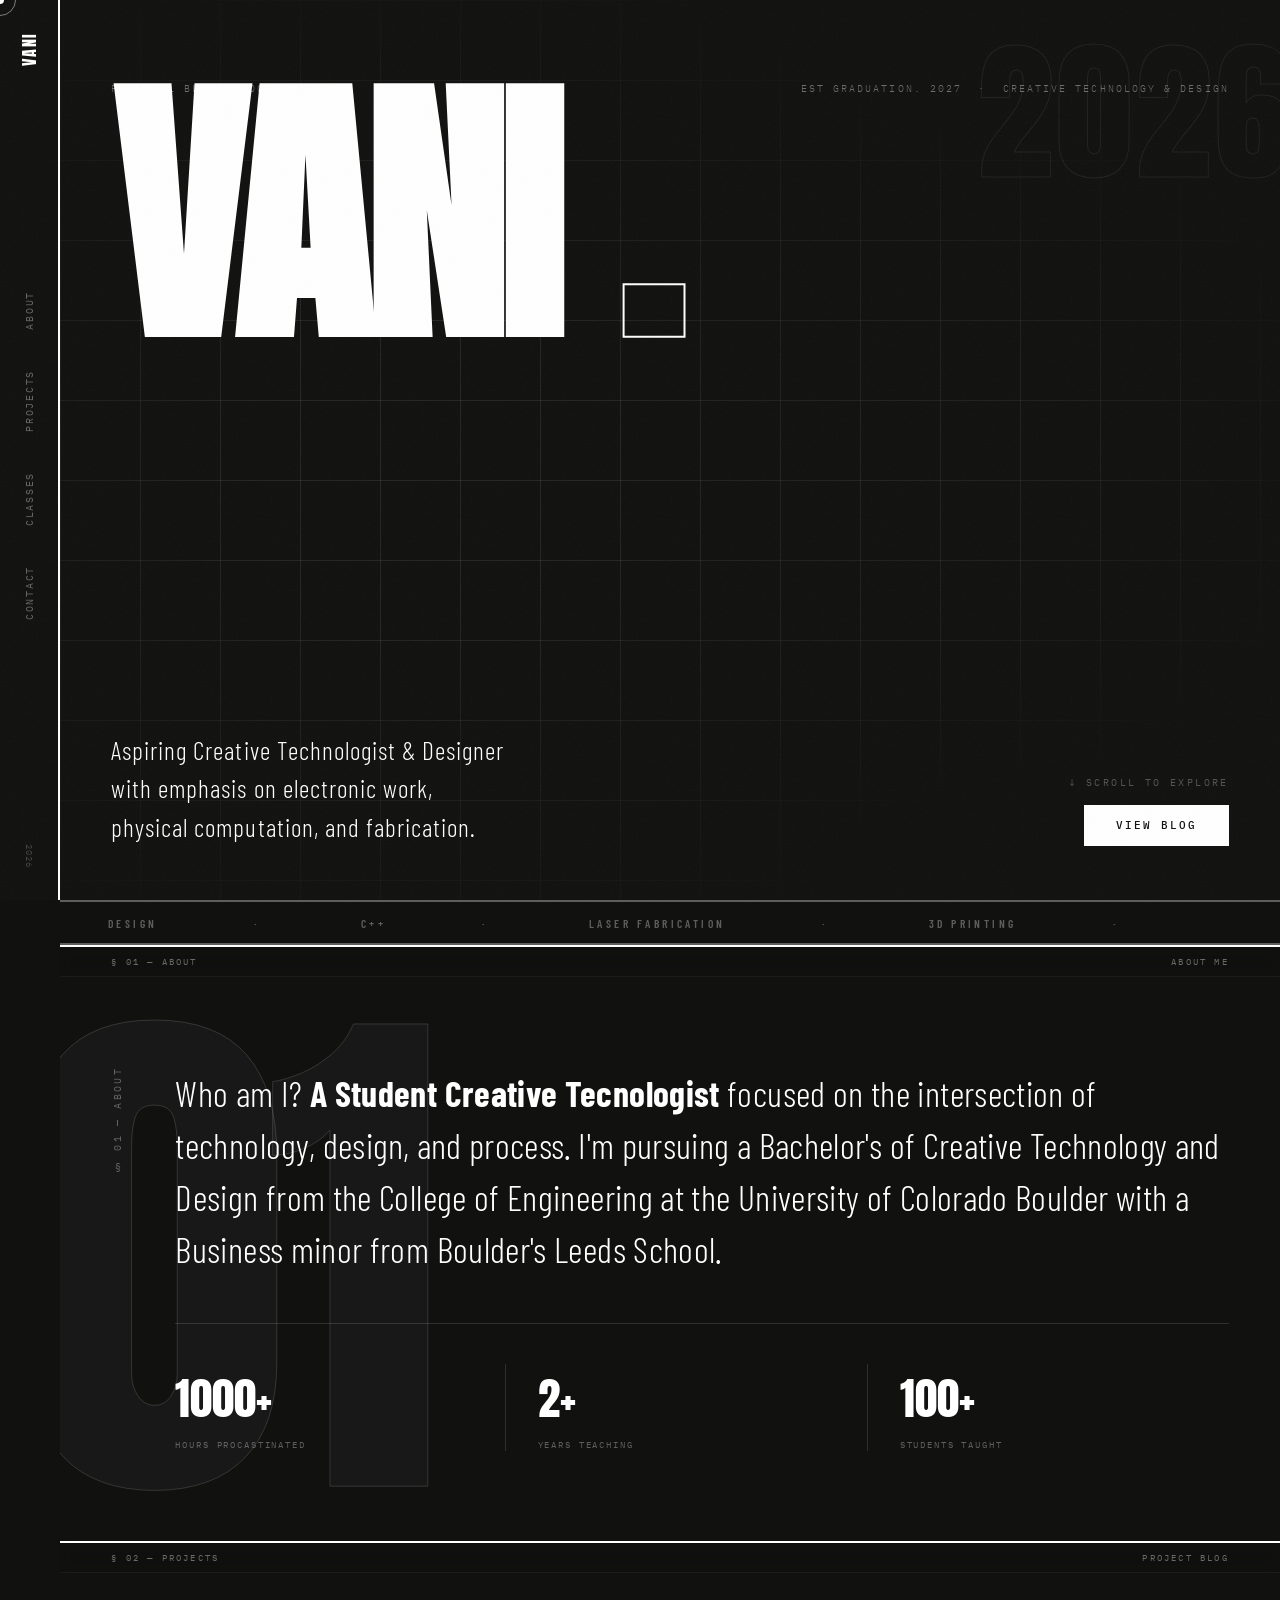
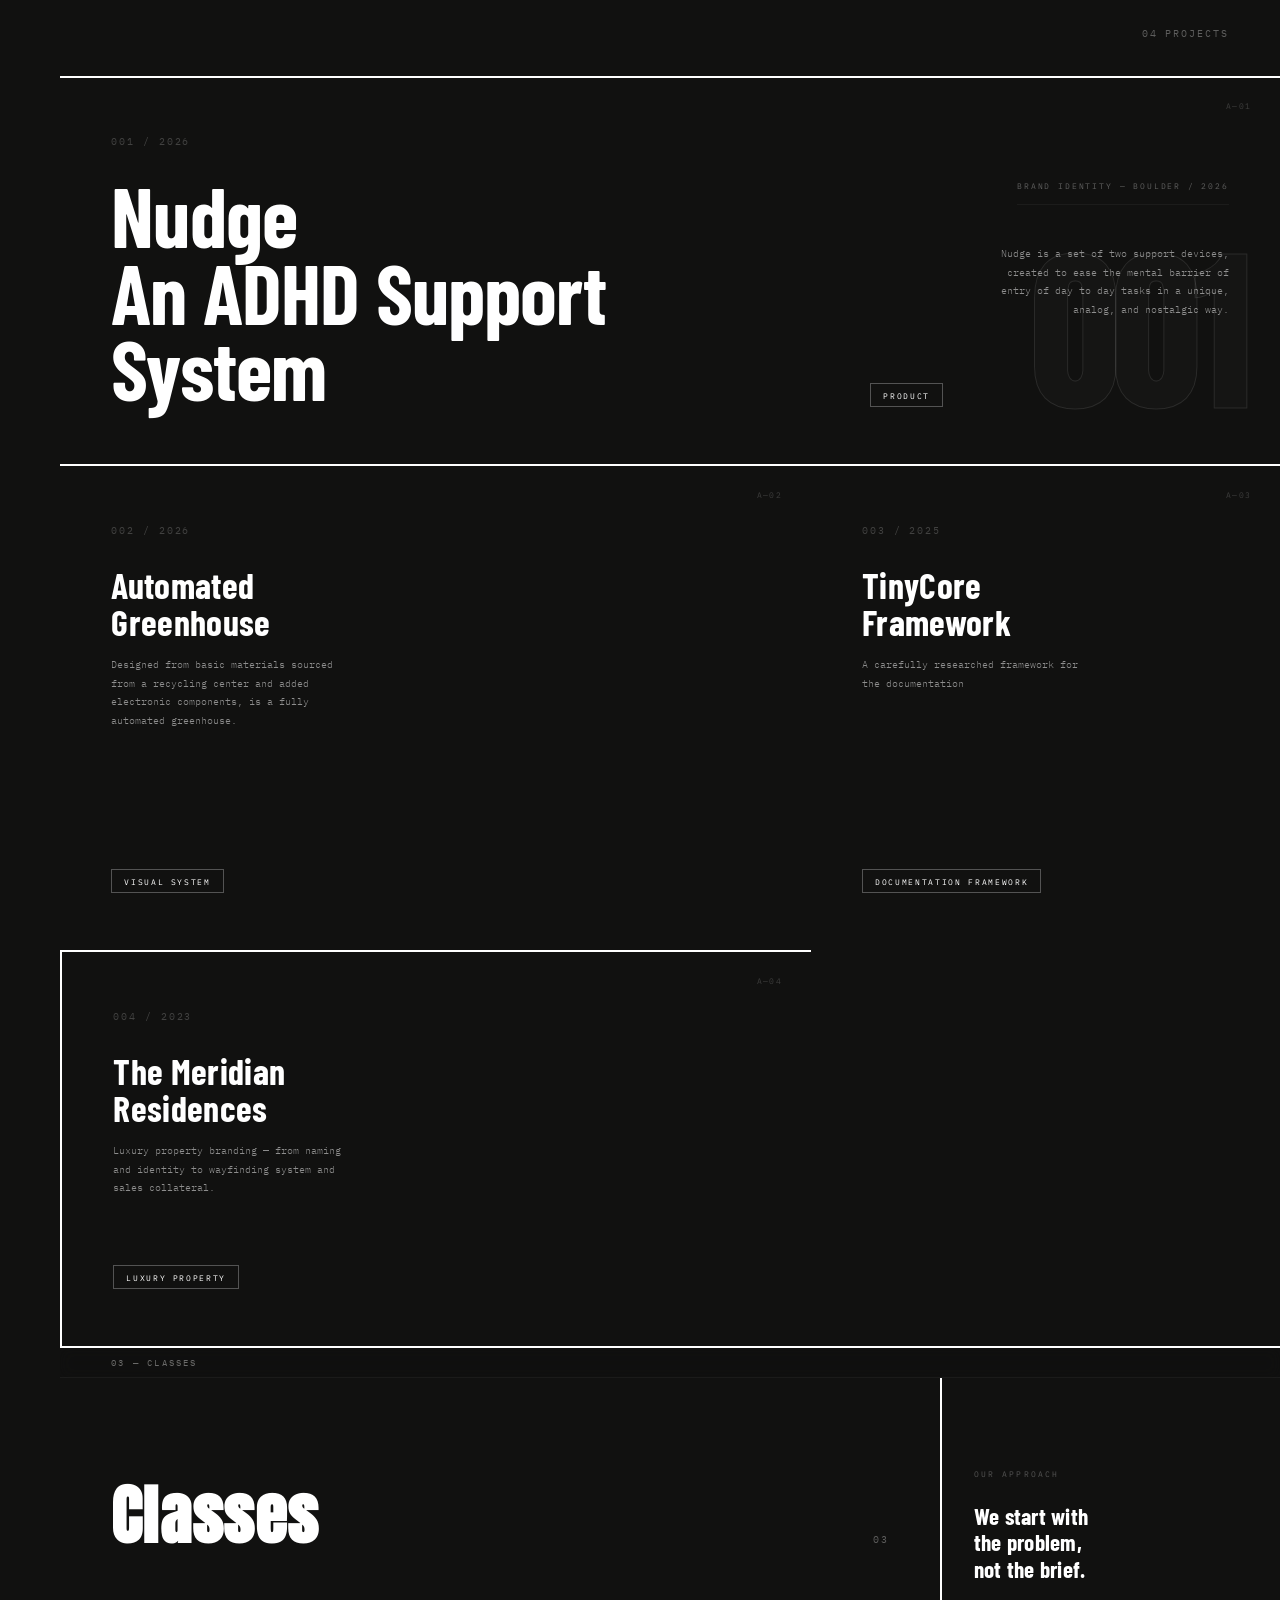
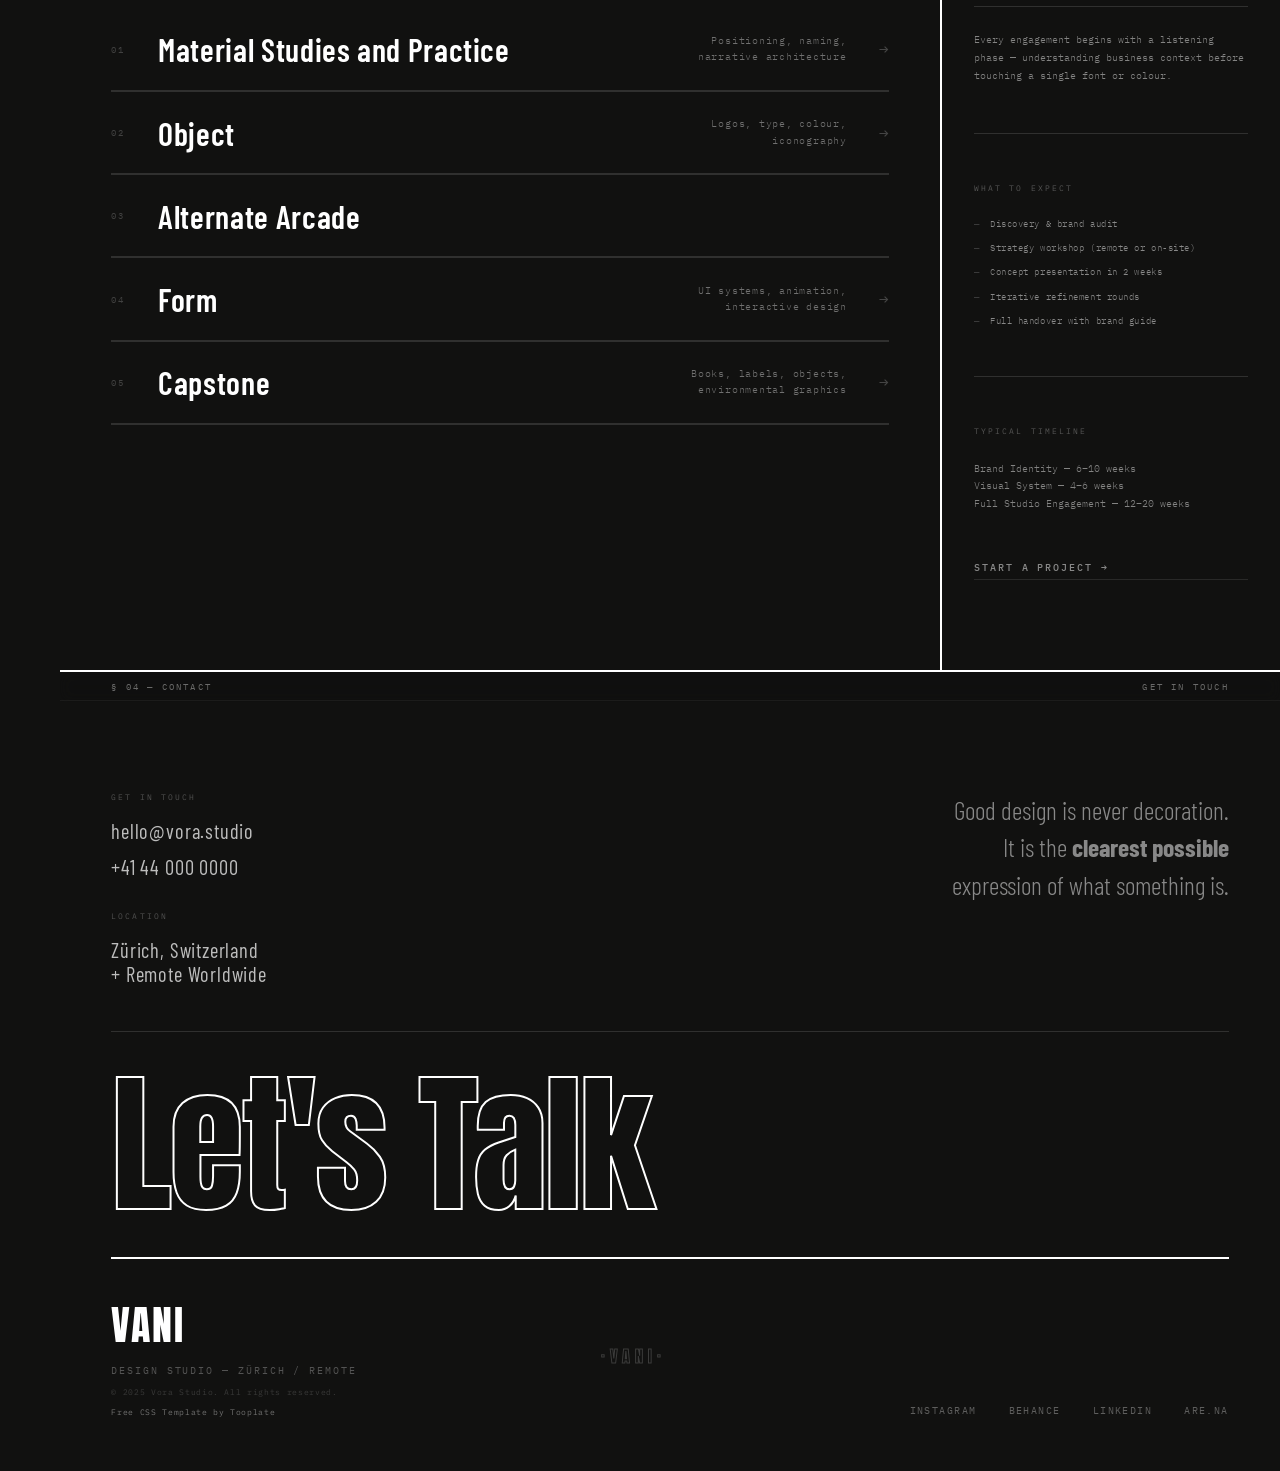
<file: index.html>
<!DOCTYPE html>
<html lang="en">
<head>
  <meta charset="UTF-8" />
  <meta name="viewport" content="width=device-width, initial-scale=1.0" />
  <title>VANI PERSONAL BLOG</title>
  <link rel="preconnect" href="https://fonts.googleapis.com" />
  <link rel="preconnect" href="https://fonts.gstatic.com" crossorigin />
  <link href="https://fonts.googleapis.com/css2?family=Anton&family=IBM+Plex+Mono:wght@300;400;500&family=Barlow+Condensed:wght@300;400;600;700&display=swap" rel="stylesheet" />
  <link rel="stylesheet" href="tooplate-vora-bold-style.css" />


</head>
<body>

  <div id="cursor-dot"></div>
  <div id="cursor-ring"></div>

  <div class="page-shell">

    <!-- SIDEBAR -->
    <aside class="sidebar">
      <a href="#hero" class="sidebar__logo">VANI</a>
      <nav class="sidebar__nav">
        <a href="#about">About</a>
        <a href="#work">Projects</a>
        <a href="#services">Classes</a>
        <a href="#contact">Contact</a>
      </nav>
      <span class="sidebar__index">2026</span>
    </aside>

    <main class="main">

      <!-- ═══ HERO ═══ -->
      <section id="hero">
        <span class="hero__ghost-year" aria-hidden="true">2026</span>
        <div class="hero__topbar">
          <span>Personal Blog + Documentation</span>
          <span>Est Graduation. 2027 &nbsp;·&nbsp; Creative Technology & Design</span>
        </div>
        <h1 class="hero__headline" data-reveal>VANI <span class="invert">.</span></h1>
        <div class="hero__sub">
          <p class="hero__tagline" data-reveal>
            Aspiring Creative Technologist & Designer <br>
            with emphasis on electronic work,<br>
            physical computation, and fabrication.
          </p>
          <div class="hero__cta-wrap" data-reveal>
            <span class="hero__scroll">↓ Scroll to explore</span>
            <a href="#work" class="btn">View Blog</a>
          </div>
        </div>
      </section>

      <!-- MARQUEE -->
      <div class="marquee-strip">
        <div class="marquee-inner">
          <span>Design</span><span>·</span>
          <span>C++</span><span>·</span>
          <span>Laser Fabrication</span><span>·</span>
          <span>3D Printing</span><span>·</span>
          <!-- <span>Editori</span><span>·</span>
          <span>Strategy</span><span>·</span>
          <span>Brand Identity</span><span>·</span>
          <span>Visual Systems</span><span>·</span>
          <span>Motion Design</span><span>·</span>
          <span>Art Direction</span><span>·</span>
          <span>Editorial Design</span><span>·</span>
          <span>Strategy</span><span>·</span> -->
        </div>
      </div>

      <hr class="rule" />

  
      <div class="sticky-label">
        <span>§ 01 — About</span><span>About Me</span>
      </div>
      <section id="about">
        <span class="about__bg-num" aria-hidden="true">01</span>
        <span class="about__label">§ 01 — About</span>
        <div class="about__content">
          <p class="about__text" data-reveal>
            Who am I? <strong>A Student Creative Tecnologist</strong> focused on the intersection
            of technology, design, and process. I'm pursuing a Bachelor's of Creative Technology and Design 
            from the College of Engineering at the University of Colorado Boulder with a Business minor from Boulder's
            Leeds School.
          </p>
          <div class="about__stats" data-reveal>
            <div class="stat">
              <span class="stat__value">1000+</span>
              <span class="stat__label">Hours Procastinated</span>
            </div>
            <div class="stat">
              <span class="stat__value">2+</span>
              <span class="stat__label">Years Teaching</span>
            </div>
            <div class="stat">
              <span class="stat__value">100+</span>
              <span class="stat__label">Students Taught</span>
            </div>
          </div>
        </div>
      </section>

      <hr class="rule" />

      <!-- ═══ WORK ═══ -->
      <div class="sticky-label">
        <span>§ 02 — Projects</span><span>Project Blog</span>
      </div>
      <section id="work">
        <div class="work__header">
          <h2 class="section-title" data-reveal></h2>
          <span class="section-meta">04 Projects</span>
        </div>

        <div class="work__grid">

          <!-- Full-width hero project -->
          <div class="work__item">
            <span class="work__item-corner">A—01</span>
            <div class="work__item-content">
              <p class="work__item-num">001 / 2026</p>
              <h3 class="work__item-title">Nudge<br>An ADHD Support System</h4>
            </div>
            <div class="work__item-aside">
              <span class="work__item-slug">Brand Identity — Boulder / 2026</span>
              <p class="work__item-desc">Nudge is a set of two support devices, created to ease the mental barrier of entry of day to day tasks in a unique, analog, and nostalgic way.</p>
              <span class="work__item-tag">Product</span>
            </div>
          </div>

          <div class="work__item">
            <span class="work__item-corner">A—02</span>
            <div class="work__item-content">
              <p class="work__item-num">002 / 2026</p>
              <h3 class="work__item-title">Automated<br>Greenhouse</h3>
              <p class="work__item-desc">Designed from basic materials sourced from a recycling center and added electronic components, is a fully automated greenhouse.</p>
            </div>
            <span class="work__item-tag">Visual System</span>
          </div>

          <div class="work__item">
            <span class="work__item-corner">A—03</span>
            <div class="work__item-content">
              <p class="work__item-num">003 / 2025</p>
              <h3 class="work__item-title">TinyCore<br>Framework</h3>
              <p class="work__item-desc">A carefully researched framework for the documentation </p>
            </div>
            <span class="work__item-tag">Documentation Framework</span>
          </div>

          <div class="work__item">
            <span class="work__item-corner">A—04</span>
            <div class="work__item-content">
              <p class="work__item-num">004 / 2023</p>
              <h3 class="work__item-title">The Meridian<br>Residences</h3>
              <p class="work__item-desc">Luxury property branding — from naming and identity to wayfinding system and sales collateral.</p>
            </div>
            <span class="work__item-tag">Luxury Property</span>
          </div>

        </div>
      </section>

      <hr class="rule" />

      <!-- ═══ SERVICES ═══ -->
      <div class="sticky-label">
        <span>03 — Classes</span>
      </div>
      <section id="services">
        <div class="services__body">

          <!-- LEFT: service list -->
          <div class="services__left">
            <div class="services__header">
              <h2 class="section-title" data-reveal>Classes</h2>
              <span class="section-meta">03</span>
            </div>
            <div class="services__list">

              <div class="service-row" data-reveal data-svc="1">
                <span class="service-row__num">01</span>
                <span class="service-row__name">Material Studies and Practice</span>
                <span class="service-row__desc">Positioning, naming,<br>narrative architecture</span>
                <span class="service-row__arrow">→</span>
              </div>
              <div class="service-panel" id="svc-1">
                <div class="service-panel__inner">
                  <div class="sp-block">
                    <span class="sp-block__label">Object</span>
                    <div class="sp-block__body">
                      <span class="sp-block__title">Form</span>
                      <p class="sp-block__text">Positioning statement, audience personas, competitive landscape, and messaging hierarchy — the strategic foundation everything else builds on.</p>
                    </div>
                  </div>
                  <div class="sp-block">
                    <a href="altarcadepage.html" class="sp-block__label">Alternate Arcade</a>
                    <div class="sp-block__body">
                      <span class="sp-block__title">Discovery → Synthesis → Validate</span>
                      <p class="sp-block__text">Stakeholder interviews, market research, and a 2-day workshop. We test positioning concepts before committing to a direction.</p>
                    </div>
                  </div>
                  <div class="sp-block">
                    <span class="sp-block__label">Capstone</span>
                    <div class="sp-block__body">
                      <span class="sp-block__title">3 – 5 Weeks</span>
                      <p class="sp-block__text">Standalone or as the opening phase of a full identity engagement. Deliverables include a printed strategy deck.</p>
                    </div>
                  </div>
                </div>
              </div>

              <div class="service-row" data-reveal data-svc="2">
                <span class="service-row__num">02</span>
                <span class="service-row__name">Object</span>
                <span class="service-row__desc">Logos, type, colour,<br>iconography</span>
                <span class="service-row__arrow">→</span>
              </div>
              <div class="service-panel" id="svc-2">
                <div class="service-panel__inner">
                  <div class="sp-block">
                    <span class="sp-block__label">Deliverable</span>
                    <div class="sp-block__body">
                      <span class="sp-block__title">Full Identity System</span>
                      <p class="sp-block__text">Logo suite, typeface selection, colour palette, iconography, and a comprehensive brand guidelines document in print-ready PDF.</p>
                    </div>
                  </div>
                  <div class="sp-block">
                    <span class="sp-block__label">Process</span>
                    <div class="sp-block__body">
                      <span class="sp-block__title">Concept → Refine → Rollout</span>
                      <p class="sp-block__text">Three initial directions, two refinement rounds, and a final presentation. All source files handed over in AI, SVG, and Figma.</p>
                    </div>
                  </div>
                  <div class="sp-block">
                    <span class="sp-block__label">Timeline</span>
                    <div class="sp-block__body">
                      <span class="sp-block__title">6 – 10 Weeks</span>
                      <p class="sp-block__text">Includes one round of application design (stationery, digital templates, or social kit) at no extra cost.</p>
                    </div>
                  </div>
                </div>
              </div>

              <div class="service-row" data-reveal data-svc="3">
                <span class="service-row__num">03</span>
                <a href="\vani-personal-main\vani-personal-alternate-arcade-blog\altarcadepage.html"> <span class="service-row__name">Alternate Arcade</a> </span>
                <!--<span class="service-row__desc">Campaign, editorial,<br>photography briefs</span>
                <span class="service-row__arrow">→</span> -->
              </div>
              <div class="service-panel" id="svc-3">
                <div class="service-panel__inner">
                  <div class="sp-block">
                    <span class="sp-block__label">Deliverable</span>
                    <div class="sp-block__body">
                      <span class="sp-block__title">Creative Brief + Shot List</span>
                      <p class="sp-block__text">Moodboards, colour grading references, talent direction notes, and post-production guidelines for photographers and video teams.</p>
                    </div>
                  </div>
                  <div class="sp-block">
                    <span class="sp-block__label">Process</span>
                    <div class="sp-block__body">
                      <span class="sp-block__title">Brief → Direct → Review</span>
                      <p class="sp-block__text">We embed with your production team on-set, or work remotely for editorial and digital-first campaigns. Retouching oversight included.</p>
                    </div>
                  </div>
                  <div class="sp-block">
                    <span class="sp-block__label">Timeline</span>
                    <div class="sp-block__body">
                      <span class="sp-block__title">Per Campaign</span>
                      <p class="sp-block__text">Day-rate or project-based. Ongoing retainer available for brands running 4+ campaigns per year.</p>
                    </div>
                  </div>
                </div>
              </div>

              <div class="service-row" data-reveal data-svc="4">
                <span class="service-row__num">04</span>
                <span class="service-row__name">Form</span>
                <span class="service-row__desc">UI systems, animation,<br>interactive design</span>
                <span class="service-row__arrow">→</span>
              </div>
              <div class="service-panel" id="svc-4">
                <div class="service-panel__inner">
                  <div class="sp-block">
                    <span class="sp-block__label">Deliverable</span>
                    <div class="sp-block__body">
                      <span class="sp-block__title">Motion Language + UI Kit</span>
                      <p class="sp-block__text">Easing curves, animation principles, component library in Figma, and production-ready Lottie files or CSS animation specs for developers.</p>
                    </div>
                  </div>
                  <div class="sp-block">
                    <span class="sp-block__label">Process</span>
                    <div class="sp-block__body">
                      <span class="sp-block__title">System → Prototype → Spec</span>
                      <p class="sp-block__text">We design in Figma, prototype in ProtoPie or Framer, then write detailed specs your engineering team can implement precisely.</p>
                    </div>
                  </div>
                  <div class="sp-block">
                    <span class="sp-block__label">Timeline</span>
                    <div class="sp-block__body">
                      <span class="sp-block__title">4 – 8 Weeks</span>
                      <p class="sp-block__text">Standalone digital systems or as a natural extension of a completed brand identity engagement.</p>
                    </div>
                  </div>
                </div>
              </div>

              <div class="service-row" data-reveal data-svc="5">
                <span class="service-row__num">05</span>
                <span class="service-row__name">Capstone</span>
                <span class="service-row__desc">Books, labels, objects,<br>environmental graphics</span>
                <span class="service-row__arrow">→</span>
              </div>
              <div class="service-panel" id="svc-5">
                <div class="service-panel__inner">
                  <div class="sp-block">
                    <span class="sp-block__label">Deliverable</span>
                    <div class="sp-block__body">
                      <span class="sp-block__title">Print-Ready Artwork</span>
                      <p class="sp-block__text">Press-ready files with full dielines, colour profiles (CMYK/Pantone), and printer liaison. Structural packaging design available on request.</p>
                    </div>
                  </div>
                  <div class="sp-block">
                    <span class="sp-block__label">Process</span>
                    <div class="sp-block__body">
                      <span class="sp-block__title">Concept → Proof → Press</span>
                      <p class="sp-block__text">We handle the full print production workflow — supplier selection, proofing, and press-check attendance for premium runs.</p>
                    </div>
                  </div>
                  <div class="sp-block">
                    <span class="sp-block__label">Timeline</span>
                    <div class="sp-block__body">
                      <span class="sp-block__title">4 – 12 Weeks</span>
                      <p class="sp-block__text">Varies by complexity. Simple label design at the short end; full structural packaging and book design at the longer end.</p>
                    </div>
                  </div>
                </div>
              </div>

            </div>
          </div>

          <!-- RIGHT: content panel -->
          <div class="services__right" data-reveal>
            <div class="srv-panel__block">
              <span class="srv-panel__label">Our Approach</span>
              <h3 class="srv-panel__heading">We start with<br>the problem,<br>not the brief.</h3>
              <hr class="srv-panel__divider" style="margin-top:1rem;" />
              <p class="srv-panel__text" style="margin-top:1rem;">
                Every engagement begins with a listening phase —
                understanding business context before touching
                a single font or colour.
              </p>
            </div>
            <hr class="srv-panel__divider" />
            <div class="srv-panel__block">
              <span class="srv-panel__label">What to Expect</span>
              <ul class="srv-panel__list">
                <li>Discovery &amp; brand audit</li>
                <li>Strategy workshop (remote or on-site)</li>
                <li>Concept presentation in 2 weeks</li>
                <li>Iterative refinement rounds</li>
                <li>Full handover with brand guide</li>
              </ul>
            </div>
            <hr class="srv-panel__divider" />
            <div class="srv-panel__block">
              <span class="srv-panel__label">Typical Timeline</span>
              <p class="srv-panel__text">
                Brand Identity — 6–10 weeks<br>
                Visual System — 4–6 weeks<br>
                Full Studio Engagement — 12–20 weeks
              </p>
            </div>
            <a href="#contact" class="srv-panel__cta">Start a project →</a>
          </div>

        </div>
      </section>

      <hr class="rule" />

      <!-- ═══ CONTACT ═══ -->
      <div class="sticky-label">
        <span>§ 04 — Contact</span><span>Get in Touch</span>
      </div>
      <section id="contact">
        <div class="contact__info" data-reveal>
          <div class="contact__info-col">
            <span class="contact__info-label">Get in Touch</span>
            <span class="contact__info-value">hello@vora.studio</span>
            <span class="contact__info-value">+41 44 000 0000</span>
            <span class="contact__info-label" style="margin-top:1.2rem;">Location</span>
            <span class="contact__info-value">Zürich, Switzerland<br>+ Remote Worldwide</span>
          </div>
          <div class="contact__info-col">
            <p class="contact__manifesto">
              Good design is never decoration.<br>
              It is the <em>clearest possible</em><br>
              expression of what something is.
            </p>
          </div>
        </div>

        <div class="contact__big" data-reveal>
          <a href="mailto:hello@vora.studio">Let's&nbsp;Talk</a>
        </div>

        <div class="footer-bar">
          <div class="footer-bar__left">
            <span class="footer-logo">VANI</span>
            <span class="footer-tagline">Design Studio — Zürich / Remote</span>
            <span class="footer-copy">© 2025 Vora Studio. All rights reserved.</span>
          <a href="https://www.tooplate.com/view/2161-vora-bold" rel="nofollow" target="_blank" class="footer-tooplate">Free CSS Template by Tooplate</a>
          </div>
          <span class="footer-bar__center" aria-hidden="true">·VANI·</span>
          <div class="footer-bar__right">
            <a href="#" class="footer-link">Instagram</a>
            <a href="#" class="footer-link">Behance</a>
            <a href="#" class="footer-link">LinkedIn</a>
            <a href="#" class="footer-link">Are.na</a>
          </div>
        </div>
      </section>

    </main>
  </div>

  <script src="tooplate-vora-bold-script.js"></script>

</body>
</html>
</file>
<file: tooplate-vora-bold-style.css>
*, *::before, *::after { margin: 0; padding: 0; box-sizing: border-box; }

:root {
  --black:     #111110;
  --white:     #ffffff;
  --rule:      2px solid #ffffff;
  --rule-thin: 1px solid rgba(255,255,255,0.13);
  --sidebar:   60px;
  --mono:      'IBM Plex Mono', monospace;
  --condensed: 'Barlow Condensed', sans-serif;
  --display:   'Anton', sans-serif;
}

html { scroll-behavior: smooth; }

body {
  background: var(--black);
  color: var(--white);
  font-family: var(--mono);
  overflow-x: hidden;
  cursor: none;
}

/* Kill browser default blue on ALL links */
a { color: inherit; text-decoration: none; }

/* NOISE TEXTURE OVERLAY */
body::before {
  content: '';
  position: fixed; inset: 0;
  z-index: 1000; pointer-events: none;
  opacity: 0.038;
  background-image: url("data:image/svg+xml,%3Csvg viewBox='0 0 256 256' xmlns='http://www.w3.org/2000/svg'%3E%3Cfilter id='n'%3E%3CfeTurbulence type='fractalNoise' baseFrequency='0.9' numOctaves='4' stitchTiles='stitch'/%3E%3C/filter%3E%3Crect width='100%25' height='100%25' filter='url(%23n)'/%3E%3C/svg%3E");
  background-size: 200px 200px;
}

/* CURSOR */
#cursor-dot {
  position: fixed; top: 0; left: 0;
  width: 8px; height: 8px;
  background: var(--white); border-radius: 50%;
  pointer-events: none; z-index: 9999;
  transform: translate(-50%, -50%);
}
#cursor-ring {
  position: fixed; top: 0; left: 0;
  width: 32px; height: 32px;
  border: 1px solid rgba(255,255,255,0.45); border-radius: 50%;
  pointer-events: none; z-index: 9998;
  transform: translate(-50%, -50%);
  transition: transform 0.18s ease, border-color 0.18s ease;
}

/* LAYOUT */
.page-shell { display: flex; min-height: 100vh; }

/* SIDEBAR */
.sidebar {
  position: fixed; top: 0; left: 0;
  width: var(--sidebar); height: 100vh;
  border-right: var(--rule);
  display: flex; flex-direction: column;
  align-items: center; justify-content: space-between;
  padding: 2rem 0; z-index: 100;
  background: var(--black);
}
.sidebar__logo {
  font-family: var(--display);
  font-size: 1rem;
  letter-spacing: 0.1em; writing-mode: vertical-lr;
  transform: rotate(180deg); color: var(--white);
  text-decoration: none;
}
.sidebar__nav { display: flex; flex-direction: column; align-items: center; gap: 2.5rem; }
.sidebar__nav a {
  font-family: var(--mono); font-size: 0.6rem;
  font-weight: 400; letter-spacing: 0.18em;
  text-transform: uppercase; color: var(--white);
  text-decoration: none; writing-mode: vertical-lr;
  transform: rotate(180deg); opacity: 0.35;
  transition: opacity 0.25s ease;
}
.sidebar__nav a.active,
.sidebar__nav a:hover { opacity: 1; }
.sidebar__index {
  font-family: var(--mono); font-size: 0.55rem;
  font-weight: 300; letter-spacing: 0.1em;
  writing-mode: vertical-lr; opacity: 0.22;
}

/* MAIN */
.main { margin-left: var(--sidebar); flex: 1; min-width: 0; overflow-x: hidden; display: flex; flex-direction: column; }
.rule { width: 100%; height: 0; border: none; border-top: var(--rule); }

/* SCROLL REVEAL */
[data-reveal] {
  opacity: 0; transform: translateY(24px);
  transition: opacity 0.75s cubic-bezier(0.16,1,0.3,1),
              transform 0.75s cubic-bezier(0.16,1,0.3,1);
}
[data-reveal].visible { opacity: 1; transform: none; }

/* STICKY SECTION LABEL */
.sticky-label {
  position: sticky; top: 0; z-index: 50;
  background: rgba(17,17,16,0.92);
  backdrop-filter: blur(6px);
  border-bottom: var(--rule-thin);
  padding: 0.55rem 4vw;
  font-family: var(--mono); font-size: 0.55rem;
  letter-spacing: 0.25em; text-transform: uppercase;
  opacity: 0.38; display: flex; justify-content: space-between;
}

/* ══════════════════════════
   HERO
══════════════════════════ */
#hero {
  min-height: 100vh; padding: 0 4vw 0 4vw;
  display: flex; flex-direction: column;
  justify-content: space-between;
  overflow: hidden; position: relative;
}

/* Graph-paper grid lines */
#hero::before {
  content: ''; position: absolute; inset: 0; pointer-events: none;
  background-image:
    linear-gradient(rgba(255,255,255,0.09) 1px, transparent 1px),
    linear-gradient(90deg, rgba(255,255,255,0.09) 1px, transparent 1px);
  background-size: 80px 80px;
  mask-image:
    radial-gradient(ellipse 55% 60% at 30% 52%, rgba(0,0,0,0.95) 30%, transparent 100%),
    radial-gradient(ellipse 40% 50% at 75% 50%, rgba(0,0,0,0.7) 20%, transparent 80%);
  mask-composite: add;
  -webkit-mask-image:
    radial-gradient(ellipse 55% 60% at 30% 52%, rgba(0,0,0,0.95) 30%, transparent 100%),
    radial-gradient(ellipse 40% 50% at 75% 50%, rgba(0,0,0,0.7) 20%, transparent 80%);
  -webkit-mask-composite: source-over;
}

/* Ghost year — top-right counterweight */
.hero__ghost-year {
  position: absolute; top: 4vh; right: -1vw;
  font-family: var(--display);
  font-size: clamp(6rem, 12vw, 13rem);
  line-height: 1;
  -webkit-text-stroke: 1px rgba(255,255,255,0.07);
  color: transparent;
  letter-spacing: 0.02em;
  pointer-events: none; user-select: none; z-index: 0;
}

.hero__topbar {
  display: flex; justify-content: space-between; align-items: flex-start;
  font-family: var(--mono); font-size: 0.65rem; font-weight: 300;
  letter-spacing: 0.2em; text-transform: uppercase; opacity: 0.38;
  padding-top: 9vh; position: relative; z-index:-1;
}
.hero__headline {
  font-family: var(--display);
  font-size: clamp(18vw, 22vw, 26vw);
  line-height: 0.88; letter-spacing: -0.02em;
  white-space: nowrap; overflow: visible;
  margin-right: -8vw; position: relative; z-index: 1;
}
.hero__headline span.invert {
  -webkit-text-stroke: 2px var(--white);
  color: transparent;
}
.hero__sub {
  display: flex; justify-content: space-between;
  align-items: flex-end; padding-bottom: 6vh;
  margin-top: auto; position: relative; z-index: 1;
}
.hero__tagline {
  font-family: var(--condensed);
  font-size: clamp(1rem, 2.2vw, 1.6rem);
  font-weight: 300; letter-spacing: 0.04em;
  max-width: 38vw; line-height: 1.5; opacity: 0.68;
}
.hero__cta-wrap { display: flex; flex-direction: column; align-items: flex-end; gap: 1rem; }
.hero__scroll { font-family: var(--mono); font-size: 0.6rem; letter-spacing: 0.25em; text-transform: uppercase; opacity: 0.28; }
.btn {
  font-family: var(--mono); font-size: 0.7rem; font-weight: 500;
  letter-spacing: 0.18em; text-transform: uppercase;
  color: var(--black); background: var(--white);
  border: none; padding: 0.85rem 2rem;
  cursor: none; text-decoration: none; display: inline-block;
  transition: background 0.2s ease, color 0.2s ease;
}
.btn:hover { background: transparent; color: var(--white); outline: 1px solid var(--white); }

/* MARQUEE */
.marquee-strip {
  border-top: var(--rule); border-bottom: var(--rule);
  overflow: hidden; padding: 0.85rem 0; white-space: nowrap;
  font-family: var(--condensed); font-size: 0.72rem;
  font-weight: 600; letter-spacing: 0.3em;
  text-transform: uppercase; opacity: 0.32;
}
.marquee-inner { display: inline-block; animation: marquee 22s linear infinite; }
.marquee-inner span { margin: 0 3rem; }
@keyframes marquee { 0% { transform: translateX(0); } 100% { transform: translateX(-50%); } }

/* ══════════════════════════
   ABOUT
══════════════════════════ */
#about {
  padding: 10vh 4vw; display: flex; gap: 4vw;
  align-items: flex-start; position: relative; overflow: hidden;
}

.about__bg-num {
  position: absolute; left: -3vw; top: 50%;
  transform: translateY(-50%);
  font-family: var(--display);
  font-size: clamp(32vw, 42vw, 48vw);
  line-height: 1;
  -webkit-text-stroke: 1px rgba(255,255,255,0.14);
  color: rgba(255,255,255,0.03);
  pointer-events: none; user-select: none;
  letter-spacing: -0.04em; z-index: 0;
}

.about__label {
  font-family: var(--mono); font-size: 0.6rem;
  letter-spacing: 0.25em; text-transform: uppercase;
  opacity: 0.32; writing-mode: vertical-lr;
  transform: rotate(180deg); padding-top: 0.3rem;
  flex-shrink: 0; position: relative; z-index: 1;
}
.about__content {
  flex: 1; min-width: 0; display: flex; flex-direction: column;
  gap: 3rem; position: relative; z-index: 1;
}
.about__text {
  font-family: var(--condensed);
  font-size: clamp(1.5rem, 2.8vw, 2.4rem);
  font-weight: 300; line-height: 1.45;
  max-width: 72ch; letter-spacing: 0.01em;
  word-wrap: break-word; overflow-wrap: break-word;
}
.about__text strong { font-weight: 700; }

.about__stats {
  display: flex; gap: 0; flex-wrap: wrap;
  padding-top: 2.5rem; border-top: var(--rule-thin);
}
.stat {
  display: flex; flex-direction: column; gap: 0.4rem;
  flex: 1; min-width: 100px; padding: 0 2.5vw;
  border-right: var(--rule-thin);
}
.stat:first-child { padding-left: 0; }
.stat:last-child { border-right: none; }
.stat__value { font-family: var(--display); font-size: clamp(2rem, 3.5vw, 3.2rem); }
.stat__label { font-family: var(--mono); font-size: 0.58rem; letter-spacing: 0.2em; text-transform: uppercase; opacity: 0.32; }

/* ══════════════════════════
   WORK
══════════════════════════ */
#work { padding: 0; }
.work__header {
  padding: 6vh 4vw 4vh 4vw;
  display: flex; justify-content: space-between; align-items: baseline;
}
.section-title { font-family: var(--display); font-size: clamp(2.5rem, 5vw, 5rem); letter-spacing: 0.02em; }
.section-meta { font-family: var(--mono); font-size: 0.6rem; letter-spacing: 0.2em; text-transform: uppercase; opacity: 0.32; }

.work__grid {
  display: grid;
  grid-template-columns: 1.6fr 1fr;
}

.work__item {
  padding: 4.5vw 4vw; border-top: var(--rule);
  position: relative; overflow: hidden;
  min-height: 44vh;
  display: flex; flex-direction: column; justify-content: space-between;
}
.work__item:nth-child(1) {
  grid-column: 1 / -1;
  flex-direction: row; align-items: flex-end;
  gap: 4vw; min-height: 34vh;
  transition: background 0.4s ease;
}
.work__item:nth-child(3) { min-height: 54vh; }
.work__item:nth-child(2) { border-left: none; }
.work__item:nth-child(3) { border-left: none; }
.work__item:nth-child(4) { border-left: var(--rule); }

.work__item::before {
  content: ''; position: absolute; inset: 0;
  background: var(--white); transform: scaleY(0);
  transform-origin: bottom;
  transition: transform 0.45s cubic-bezier(0.16, 1, 0.3, 1);
}
.work__item:hover::before { transform: scaleY(1); }
.work__item:hover .work__item-content,
.work__item:hover .work__item-aside { color: var(--black); }
.work__item:hover .work__item-num { color: var(--black); opacity: 0.18; }
.work__item:hover .work__item-tag { border-color: rgba(0,0,0,0.25); color: var(--black); }
.work__item:hover .work__item-corner { color: var(--black); }

/* Featured item 1 — no flood fill, outline stroke hover */
.work__item:nth-child(1)::before { display: none; }
.work__item:nth-child(1):hover { background: rgba(255,255,255,0.04); }
.work__item:nth-child(1):hover .work__item-title {
  -webkit-text-stroke: 1.5px var(--white);
  color: transparent;
}
.work__item:nth-child(1) .work__item-title {
  transition: -webkit-text-stroke 0.35s ease, color 0.35s ease;
}
.work__item:nth-child(1) .work__item-aside { position: relative; }
.work__item:nth-child(1) .work__item-aside::before {
  content: '001';
  position: absolute; bottom: -1rem; right: -1rem;
  font-family: var(--display);
  font-size: clamp(8rem, 14vw, 16rem);
  line-height: 1;
  -webkit-text-stroke: 1px rgba(255,255,255,0.1);
  color: rgba(255,255,255,0.02);
  pointer-events: none; user-select: none;
  letter-spacing: -0.04em; z-index: 0;
}

.work__item-corner {
  position: absolute; top: 1.4rem; right: 1.8rem;
  font-family: var(--mono); font-size: 0.52rem;
  letter-spacing: 0.15em; opacity: 0.18;
  transition: color 0.45s ease, opacity 0.45s ease;
  z-index: 1;
}
.work__item-content {
  position: relative; z-index: 1;
  transition: color 0.45s ease;
  display: flex; flex-direction: column;
}
.work__item:nth-child(1) .work__item-content { flex: 1; }
.work__item-num {
  font-family: var(--mono); font-size: 0.6rem;
  letter-spacing: 0.2em; opacity: 0.2;
  margin-bottom: 1.8rem;
  transition: color 0.45s ease, opacity 0.45s ease;
}
.work__item-title {
  font-family: var(--condensed);
  font-size: clamp(1.6rem, 2.8vw, 2.6rem);
  font-weight: 700; line-height: 1.04;
  letter-spacing: 0.01em; margin-bottom: 1rem;
}
.work__item:nth-child(1) .work__item-title {
  font-size: clamp(3.2rem, 6.5vw, 6rem);
  line-height: 0.92; letter-spacing: -0.01em;
  margin-bottom: 0;
}
.work__item-slug {
  font-family: var(--mono); font-size: 0.52rem;
  letter-spacing: 0.22em; text-transform: uppercase;
  opacity: 0.32; padding-bottom: 0.8rem;
  border-bottom: 1px solid rgba(255,255,255,0.15);
  margin-bottom: 1rem;
}
.work__item:hover .work__item-slug { opacity: 0.5; }
.work__item-desc {
  font-family: var(--mono); font-size: 0.62rem;
  font-weight: 300; line-height: 1.88; opacity: 0.52;
  max-width: 38ch;
}
.work__item-tag {
  font-family: var(--mono); font-size: 0.52rem;
  letter-spacing: 0.2em; text-transform: uppercase;
  border: 1px solid rgba(255,255,255,0.28);
  padding: 0.32rem 0.75rem; display: inline-block;
  margin-top: 2.5rem; align-self: flex-start;
  position: relative; z-index: 1;
  transition: border-color 0.45s ease, color 0.45s ease;
}
.work__item-aside {
  position: relative; z-index: 1;
  display: flex; flex-direction: column;
  align-items: flex-end; justify-content: flex-end;
  gap: 1.5rem; flex-shrink: 0; min-width: 28vw;
  transition: color 0.45s ease;
}
.work__item-aside .work__item-desc { text-align: right; }

/* ══════════════════════════
   SERVICES
══════════════════════════ */
#services { padding: 0; }

.services__body {
  display: grid;
  grid-template-columns: 1fr 340px;
}
.services__left { padding: 10vh 4vw; }
.services__header { display: flex; justify-content: space-between; align-items: baseline; margin-bottom: 5vh; }
.services__list { display: flex; flex-direction: column; }

.service-row {
  display: flex; align-items: center;
  padding: 2.4vh 0; border-bottom: var(--rule-thin);
  gap: 2rem; cursor: none;
  transition: padding-left 0.32s ease;
}
.service-row:hover { padding-left: 1.2rem; }
.service-row__num {
  font-family: var(--mono); font-size: 0.58rem;
  opacity: 0.2; letter-spacing: 0.15em;
  flex-shrink: 0; width: 3ch;
}
.service-row__name {
  font-family: var(--condensed); flex: 1;
  font-size: clamp(1.4rem, 2.5vw, 2.2rem);
  font-weight: 600; letter-spacing: 0.02em;
}
.service-row__desc {
  font-family: var(--mono); font-size: 0.6rem;
  font-weight: 300; opacity: 0.4; letter-spacing: 0.08em;
  max-width: 28ch; text-align: right; line-height: 1.7;
}
.service-row__arrow {
  font-size: 1rem; opacity: 0.22; flex-shrink: 0;
  transition: transform 0.3s ease, opacity 0.3s ease;
}
.service-row:hover .service-row__arrow { transform: translateX(5px); opacity: 1; }
.service-row.open .service-row__arrow { transform: rotate(90deg); opacity: 1; }

/* Accordion */
.service-panel {
  display: grid;
  grid-template-rows: 0fr;
  transition: grid-template-rows 0.55s cubic-bezier(0.16,1,0.3,1);
  border-bottom: var(--rule-thin);
}
.service-panel.open { grid-template-rows: 1fr; }

.service-panel__inner {
  overflow: hidden;
  display: flex; flex-direction: column; gap: 0;
  padding: 0 0 0 calc(3ch + 2rem);
  transition: padding 0.55s cubic-bezier(0.16,1,0.3,1);
}
.service-panel.open .service-panel__inner {
  padding: 2vh 0 3vh calc(3ch + 2rem);
}

.sp-block {
  display: grid;
  grid-template-columns: 140px 1fr;
  gap: 0 3vw;
  align-items: baseline;
  padding: 1.2vh 0;
  border-bottom: var(--rule-thin);
}
.sp-block:last-child { border-bottom: none; }
.sp-block__label {
  font-family: var(--mono); font-size: 0.5rem;
  letter-spacing: 0.22em; text-transform: uppercase;
  opacity: 0.28; padding-top: 0.15rem;
  align-self: start; flex-shrink: 0;
}
.sp-block__body { display: flex; flex-direction: column; gap: 0.25rem; min-width: 0; }
.sp-block__title {
  font-family: var(--condensed); font-weight: 600;
  font-size: clamp(0.95rem, 1.4vw, 1.15rem);
  line-height: 1.2; word-wrap: break-word;
}
.sp-block__text {
  font-family: var(--mono); font-size: 0.58rem;
  font-weight: 300; line-height: 1.82; opacity: 0.45;
  word-wrap: break-word; overflow-wrap: break-word;
}

/* Services right panel */
.services__right {
  border-left: var(--rule);
  padding: 10vh 2.5vw;
  display: flex; flex-direction: column;
  justify-content: space-between; gap: 3rem;
}
.srv-panel__label {
  font-family: var(--mono); font-size: 0.52rem;
  letter-spacing: 0.25em; text-transform: uppercase;
  opacity: 0.28; margin-bottom: 1rem; display: block;
}
.srv-panel__block { display: flex; flex-direction: column; gap: 0.5rem; }
.srv-panel__heading {
  font-family: var(--condensed); font-weight: 700;
  font-size: clamp(1.1rem, 1.8vw, 1.5rem);
  line-height: 1.15; letter-spacing: 0.01em;
}
.srv-panel__text {
  font-family: var(--mono); font-size: 0.6rem;
  font-weight: 300; line-height: 1.85; opacity: 0.48;
}
.srv-panel__divider { width: 100%; height: 0; border: none; border-top: var(--rule-thin); }
.srv-panel__list { display: flex; flex-direction: column; gap: 0.65rem; list-style: none; }
.srv-panel__list li {
  font-family: var(--mono); font-size: 0.58rem;
  font-weight: 300; opacity: 0.5; letter-spacing: 0.06em;
  padding-left: 1rem; position: relative; line-height: 1.5;
}
.srv-panel__list li::before { content: '—'; position: absolute; left: 0; opacity: 0.35; }
.srv-panel__cta {
  display: inline-block; margin-top: auto;
  font-family: var(--mono); font-size: 0.6rem;
  font-weight: 500; letter-spacing: 0.2em;
  text-transform: uppercase; color: var(--white);
  opacity: 0.5;
  border-bottom: 1px solid rgba(255,255,255,0.2);
  padding-bottom: 0.3rem;
  transition: opacity 0.25s ease, border-color 0.25s ease;
}
.srv-panel__cta:hover { opacity: 1; border-color: var(--white); }

/* ══════════════════════════
   CONTACT
══════════════════════════ */
#contact { padding: 10vh 4vw 6vh 4vw; display: flex; flex-direction: column; gap: 5vh; }

.contact__info {
  display: grid; grid-template-columns: 1fr 1fr;
  gap: 4vw; padding-bottom: 5vh;
  border-bottom: var(--rule-thin);
}
.contact__info-col { display: flex; flex-direction: column; gap: 0.75rem; }
.contact__info-label {
  font-family: var(--mono); font-size: 0.52rem;
  letter-spacing: 0.25em; text-transform: uppercase;
  opacity: 0.26; margin-bottom: 0.3rem;
}
.contact__info-value {
  font-family: var(--condensed);
  font-size: clamp(0.95rem, 1.6vw, 1.3rem);
  font-weight: 400; letter-spacing: 0.04em; opacity: 0.72;
}
.contact__manifesto {
  font-family: var(--condensed);
  font-size: clamp(1.2rem, 2vw, 1.7rem);
  font-weight: 300; line-height: 1.45; opacity: 0.5;
  max-width: 44ch; align-self: flex-end; text-align: right;
}
.contact__manifesto em { font-style: normal; font-weight: 700; color: var(--white); opacity: 1; }

.contact__big {
  font-family: var(--display);
  font-size: clamp(8vw, 12vw, 14vw);
  line-height: 0.88; white-space: nowrap;
  overflow: visible; margin-right: -4vw;
  letter-spacing: -0.02em;
}
.contact__big a {
  -webkit-text-stroke: 2px var(--white);
  color: transparent;
  transition: color 0.3s ease;
}
.contact__big a:hover { color: var(--white); }

/* FOOTER */
.footer-bar {
  display: flex; justify-content: space-between;
  align-items: flex-end; padding-top: 4vh;
  border-top: var(--rule); gap: 2rem; flex-wrap: wrap;
}
.footer-bar__left { display: flex; flex-direction: column; gap: 0.55rem; }
.footer-logo { font-family: var(--display); font-size: 2.5rem; letter-spacing: 0.05em; }
.footer-tagline { font-family: var(--mono); font-size: 0.6rem; opacity: 0.28; letter-spacing: 0.2em; text-transform: uppercase; }
.footer-copy { font-family: var(--mono); font-size: 0.52rem; opacity: 0.16; letter-spacing: 0.08em; }
.footer-tooplate {
  font-family: var(--mono); font-size: 0.52rem;
  opacity: 0.4; letter-spacing: 0.08em;
  transition: opacity 0.2s ease;
}
.footer-tooplate:hover { opacity: 1; }
.footer-bar__center {
  font-family: var(--display); font-size: 1rem;
  letter-spacing: 0.3em;
  -webkit-text-stroke: 1px rgba(255,255,255,0.18);
  color: transparent; align-self: center; user-select: none;
}
.footer-bar__right { display: flex; gap: 2rem; align-items: flex-end; flex-wrap: wrap; }
.footer-link {
  font-family: var(--mono); font-size: 0.6rem;
  color: var(--white);
  letter-spacing: 0.15em; text-transform: uppercase;
  opacity: 0.32; transition: opacity 0.2s ease;
}
.footer-link:hover { opacity: 1; }

/* ══════════════════════════
   RESPONSIVE
══════════════════════════ */
@media (max-width: 1100px) {
  .service-row__desc { display: none; }
}
@media (max-width: 900px) {
  .work__grid { grid-template-columns: 1fr; }
  .work__item:nth-child(1) { flex-direction: column; align-items: flex-start; min-height: auto; }
  .work__item:nth-child(1) .work__item-aside::before { display: none; }
  .work__item-aside { align-items: flex-start; min-width: unset; }
  .work__item-aside .work__item-desc { text-align: left; }
  .work__item { border-left: none !important; grid-column: auto !important; }
  .contact__info { grid-template-columns: 1fr; }
  .contact__manifesto { align-self: flex-start; text-align: left; }
  .footer-bar__center { display: none; }
}
@media (max-width: 768px) {
  .services__body { grid-template-columns: 1fr; }
  .services__right { border-left: none; border-top: var(--rule); padding: 6vh 4vw; }
  .service-panel__inner { padding-left: 0 !important; }
  .service-panel.open .service-panel__inner { padding: 1.5vh 0 2.5vh 0; }
  .sp-block { grid-template-columns: 90px 1fr; gap: 0 4vw; }
}
@media (max-width: 640px) {
  .hero__tagline { max-width: 80vw; }
  .hero__sub { flex-direction: column; gap: 2rem; align-items: flex-start; }
  .services__header { flex-direction: column; gap: 0.5rem; }
  .footer-bar { flex-direction: column; align-items: flex-start; }
  .work__item-slug { font-size: 0.48rem; }
}
@media (max-width: 420px) {
  .sp-block { grid-template-columns: 1fr; gap: 0.3rem 0; }
  .sp-block__label { padding-top: 0; }
}
</file>
